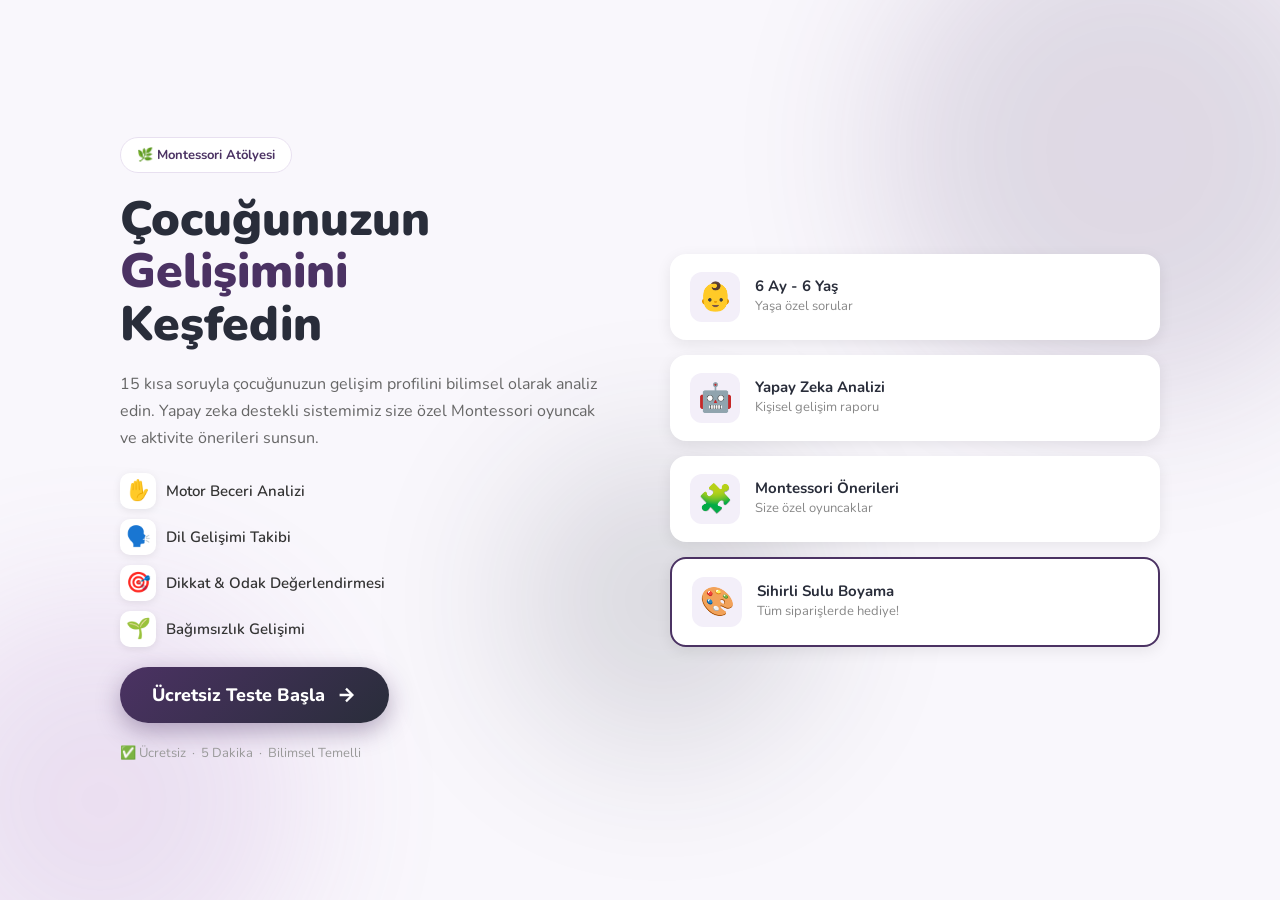
<file: index.html>
<!DOCTYPE html>
<html lang="tr">
<head>
  <meta charset="UTF-8">
  <meta name="viewport" content="width=device-width, initial-scale=1.0">
  <title>Çocuk Gelişim Takip Sistemi | Montessori Atölyesi</title>
  <link rel="stylesheet" href="style.css">
  <link href="https://fonts.googleapis.com/css2?family=Nunito:wght@400;600;700;800;900&display=swap" rel="stylesheet">
</head>
<body class="anasayfa-body">

  <!-- ARKA PLAN BLOB'LARI -->
  <div class="blob blob1"></div>
  <div class="blob blob2"></div>
  <div class="blob blob3"></div>

  <div class="anasayfa-wrapper">

    <!-- SOL TARAF -->
    <div class="hero-sol">
      <div class="logo-badge">🌿 Montessori Atölyesi</div>
      <h1>Çocuğunuzun<br><span class="vurgu">Gelişimini</span><br>Keşfedin</h1>
      <p class="hero-aciklama">15 kısa soruyla çocuğunuzun gelişim profilini bilimsel olarak analiz edin. Yapay zeka destekli sistemimiz size özel Montessori oyuncak ve aktivite önerileri sunsun.</p>

      <div class="ozellik-listesi">
        <div class="ozellik">
          <span class="ozellik-icon">✋</span>
          <span>Motor Beceri Analizi</span>
        </div>
        <div class="ozellik">
          <span class="ozellik-icon">🗣️</span>
          <span>Dil Gelişimi Takibi</span>
        </div>
        <div class="ozellik">
          <span class="ozellik-icon">🎯</span>
          <span>Dikkat & Odak Değerlendirmesi</span>
        </div>
        <div class="ozellik">
          <span class="ozellik-icon">🌱</span>
          <span>Bağımsızlık Gelişimi</span>
        </div>
      </div>

      <a href="anket.html" class="btn-baslat">
        <span>Ücretsiz Teste Başla</span>
        <svg width="22" height="22" viewBox="0 0 24 24" fill="none" stroke="currentColor" stroke-width="2.5"><path d="M5 12h14M12 5l7 7-7 7"/></svg>
      </a>

      <p class="alt-bilgi">✅ Ücretsiz &nbsp;·&nbsp; 5 Dakika &nbsp;·&nbsp; Bilimsel Temelli</p>
    </div>

    <!-- SAĞ TARAF -->
    <div class="hero-sag">
      <div class="kart-yigi">

        <div class="bilgi-karti karti1">
          <div class="karti-ikon">👶</div>
          <div>
            <strong>6 Ay - 6 Yaş</strong>
            <p>Yaşa özel sorular</p>
          </div>
        </div>

        <div class="bilgi-karti karti2">
          <div class="karti-ikon">🤖</div>
          <div>
            <strong>Yapay Zeka Analizi</strong>
            <p>Kişisel gelişim raporu</p>
          </div>
        </div>

        <div class="bilgi-karti karti3">
          <div class="karti-ikon">🧩</div>
          <div>
            <strong>Montessori Önerileri</strong>
            <p>Size özel oyuncaklar</p>
          </div>
        </div>

        <div class="bilgi-karti karti4">
          <div class="karti-ikon">🎨</div>
          <div>
            <strong>Sihirli Sulu Boyama</strong>
            <p>Tüm siparişlerde hediye!</p>
          </div>
        </div>

      </div>
    </div>

  </div>

</body>
</html>
</file>
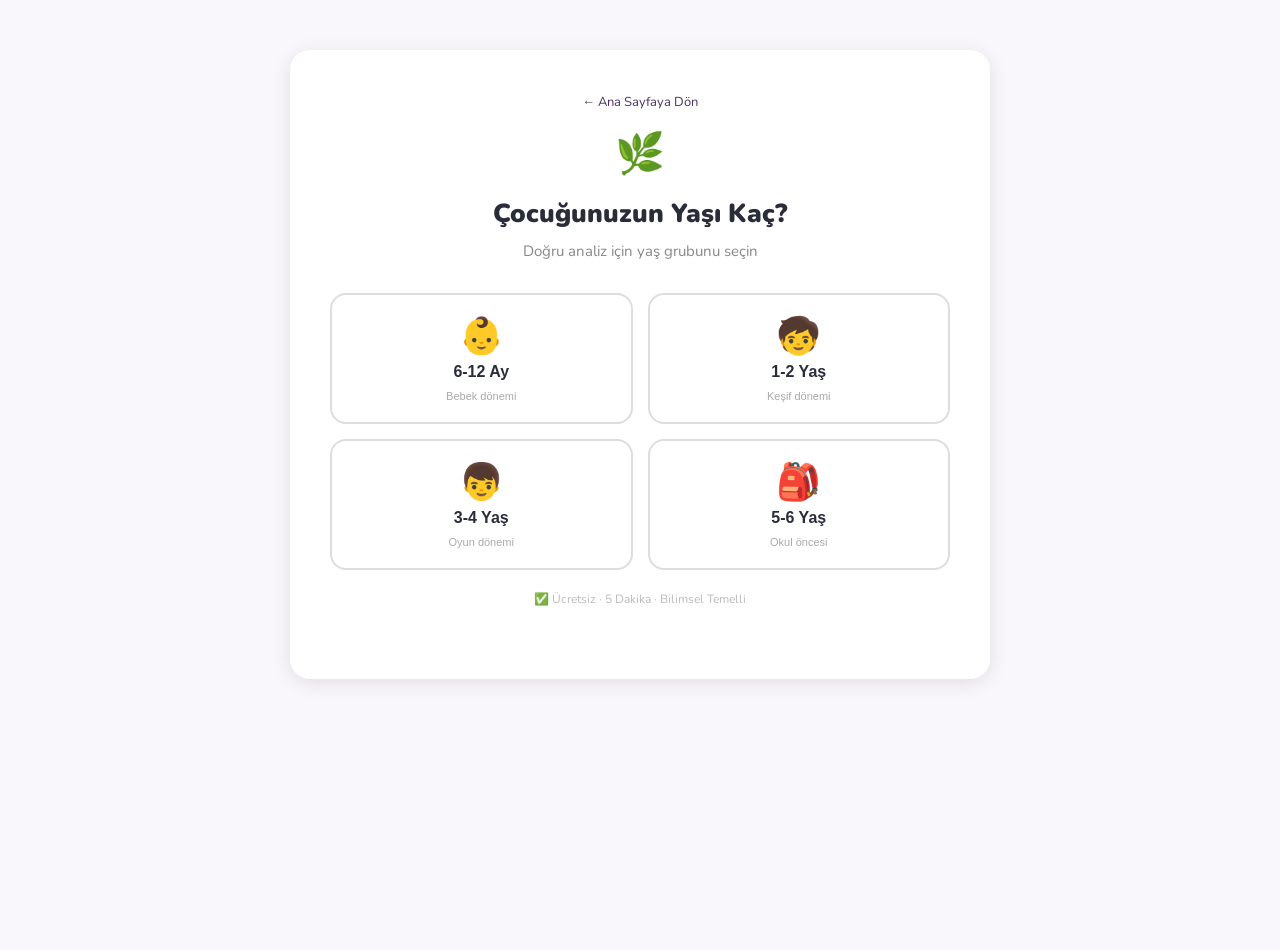
<file: anket.html>
<!DOCTYPE html>
<html lang="tr">
<head>
  <meta charset="UTF-8">
  <meta name="viewport" content="width=device-width, initial-scale=1.0">
  <title>Gelişim Anketi | Montessori Atölyesi</title>
  <link rel="stylesheet" href="style.css">
  <link href="https://fonts.googleapis.com/css2?family=Nunito:wght@400;600;700;800;900&display=swap" rel="stylesheet">
</head>
<body style="font-family:'Nunito',Arial,sans-serif; background:#f9f7fc; min-height:100vh;">

  <!-- YAŞ SEÇİM EKRANI -->
  <div class="anket-container" id="yas-secim">

    <div style="text-align:center; margin-bottom:30px;">
      <a href="index.html" style="color:#4B3263; font-size:13px; text-decoration:none;">← Ana Sayfaya Dön</a>
      <div style="font-size:40px; margin:15px 0;">🌿</div>
      <h1 style="color:#292D3A; font-size:26px; font-weight:900; margin-bottom:8px;">Çocuğunuzun Yaşı Kaç?</h1>
      <p style="color:#888; font-size:15px;">Doğru analiz için yaş grubunu seçin</p>
    </div>

    <div class="yas-grid">
      <button class="yas-btn" onclick="yasSec('6-12ay')">
        <span class="yas-emoji">👶</span>
        <span class="yas-label">6-12 Ay</span>
        <span class="yas-alt">Bebek dönemi</span>
      </button>
      <button class="yas-btn" onclick="yasSec('1-2yas')">
        <span class="yas-emoji">🧒</span>
        <span class="yas-label">1-2 Yaş</span>
        <span class="yas-alt">Keşif dönemi</span>
      </button>
      <button class="yas-btn" onclick="yasSec('3-4yas')">
        <span class="yas-emoji">👦</span>
        <span class="yas-label">3-4 Yaş</span>
        <span class="yas-alt">Oyun dönemi</span>
      </button>
      <button class="yas-btn" onclick="yasSec('5-6yas')">
        <span class="yas-emoji">🎒</span>
        <span class="yas-label">5-6 Yaş</span>
        <span class="yas-alt">Okul öncesi</span>
      </button>
    </div>

    <p style="text-align:center; color:#bbb; font-size:12px; margin-top:20px;">✅ Ücretsiz · 5 Dakika · Bilimsel Temelli</p>
  </div>

  <!-- ANKET EKRANI -->
  <div class="anket-container" id="anket-bolumu" style="display:none">

    <div class="anket-header">
      <div style="display:flex; justify-content:space-between; align-items:center; margin-bottom:15px;">
        <button onclick="document.getElementById('anket-bolumu').style.display='none'; document.getElementById('yas-secim').style.display='block';" style="background:none; border:none; color:#4B3263; font-size:13px; cursor:pointer;">← Geri</button>
        <span id="soru-sayac" style="color:#888; font-size:13px;">Soru 1 / 15</span>
      </div>
      <div class="ilerleme-bar">
        <div class="ilerleme-dolu" id="ilerleme"></div>
      </div>
      <h2 style="text-align:center; color:#292D3A; font-size:16px; margin-top:10px; font-weight:700;">Çocuk Gelişim Anketi</h2>
    </div>

    <div class="soru-kutusu" id="soru-kutusu"></div>

    <div class="butonlar">
      <button class="btn-geri" id="btn-geri" onclick="oncekiSoru()">← Geri</button>
      <button class="btn-ileri" id="btn-ileri" onclick="sonrakiSoru()">İleri →</button>
    </div>

  </div>

  <script src="anket.js"></script>
</body>
</html>
</file>
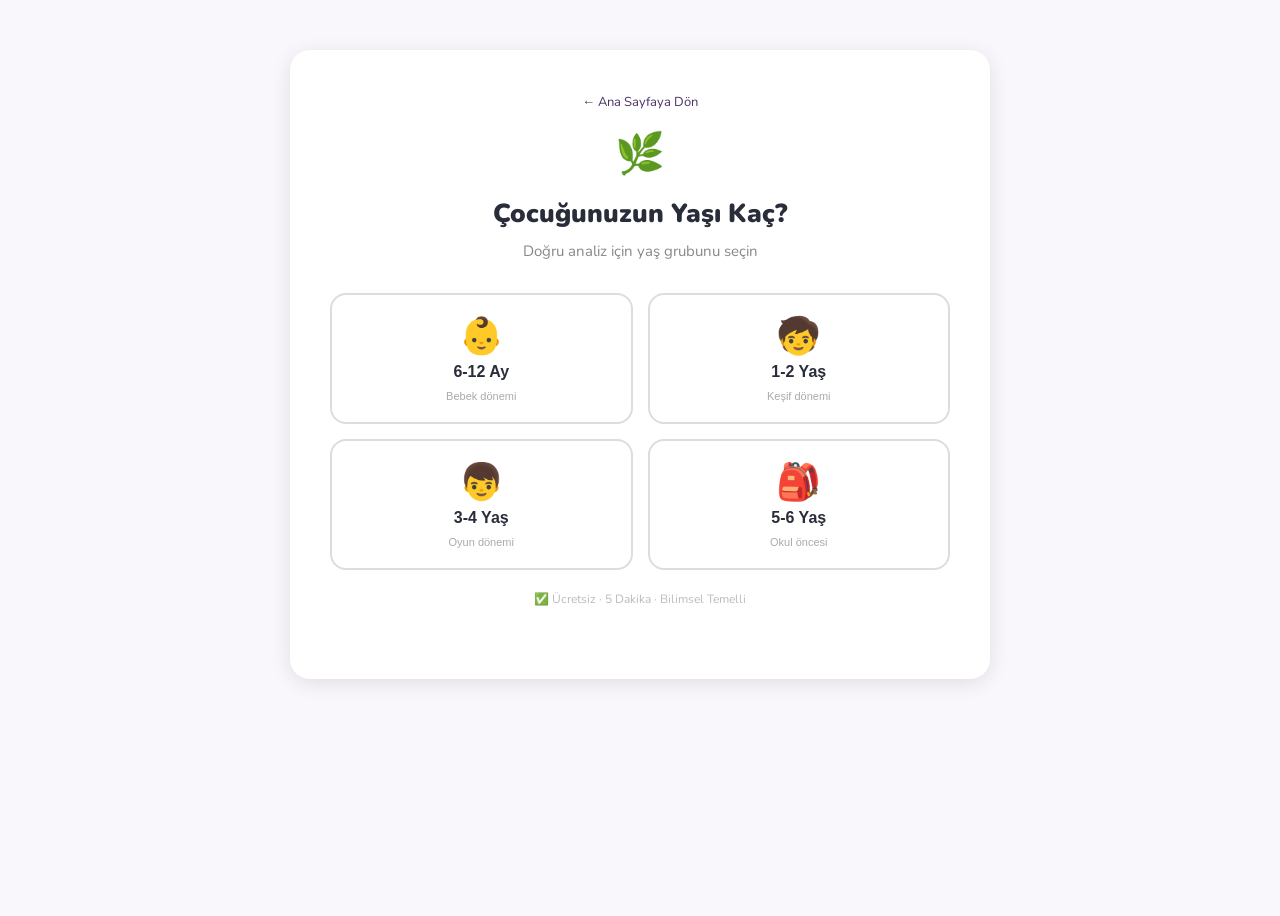
<file: sonuc.html>
<!DOCTYPE html>
<html lang="tr">
<head>
  <meta charset="UTF-8">
  <meta name="viewport" content="width=device-width, initial-scale=1.0">
  <title>Gelişim Raporu | Montessori Atölyesi</title>
  <link rel="stylesheet" href="style.css">
  <link href="https://fonts.googleapis.com/css2?family=Nunito:wght@400;600;700;800;900&display=swap" rel="stylesheet">
  <style>
    @keyframes yz-bounce {
      0%, 100% { transform: translateY(0) scale(1); }
      50% { transform: translateY(-12px) scale(1.15); }
    }
    @keyframes yz-wiggle {
      0%, 100% { transform: rotate(-8deg); }
      50% { transform: rotate(8deg); }
    }
    @keyframes yz-pulse {
      0%, 100% { opacity: 1; }
      50% { opacity: 0.5; }
    }
    @keyframes yz-progress {
      0% { width: 10%; }
      50% { width: 85%; }
      100% { width: 10%; }
    }
    .yz-yukleniyor {
      background: #fef9ff;
      border: 2px dashed #c8a8e8;
      border-radius: 20px;
      padding: 30px 20px;
      text-align: center;
      margin: 25px 0;
    }
    .yz-emoji {
      font-size: 32px;
      display: inline-block;
      animation: yz-bounce 0.8s ease-in-out infinite;
    }
    .yz-wiggle {
      font-size: 20px;
      display: inline-block;
      animation: yz-wiggle 1s ease-in-out infinite;
    }
    .yz-baslik {
      font-size: 22px;
      font-weight: 800;
      color: #4B3263;
      margin: 0 0 8px;
      animation: yz-pulse 1.5s ease-in-out infinite;
    }
    .yz-alt {
      font-size: 14px;
      color: #7a5fa0;
      margin: 0 0 16px;
    }
    .yz-progress-bar {
      background: #e8d8f5;
      border-radius: 50px;
      height: 12px;
      overflow: hidden;
      max-width: 280px;
      margin: 0 auto 16px;
    }
    .yz-progress-fill {
      height: 100%;
      background: linear-gradient(90deg, #4B3263, #9b59b6);
      border-radius: 50px;
      animation: yz-progress 2s ease-in-out infinite;
    }
  </style>
</head>
<body style="font-family:'Nunito',Arial,sans-serif; background:#f9f7fc; min-height:100vh;">

  <div class="sonuc-container">

    <!-- BAŞLIK -->
    <div class="sonuc-header">
      <div style="font-size:40px; margin-bottom:10px;">📊</div>
      <h1 style="color:#292D3A; font-size:26px; font-weight:900; margin-bottom:8px;">Gelişim Raporu</h1>
      <p style="color:#888; font-size:15px; margin:0;">Çocuğunuzun kişiselleştirilmiş analizi hazır!</p>
    </div>

    <!-- 1. GELİŞİM PROFİLİ GRAFİĞİ -->
    <div class="profil-grafik" id="profil-grafik"></div>

    <!-- 2. YZ ANALİZ KUTUSU -->
    <div id="yz-analiz">
      <div class="yz-yukleniyor">
        <div style="display:flex; justify-content:center; gap:16px; margin-bottom:16px;">
          <span class="yz-emoji" style="animation-delay:0s;">🧩</span>
          <span class="yz-emoji" style="animation-delay:0.2s;">🔍</span>
          <span class="yz-emoji" style="animation-delay:0.4s;">⭐</span>
        </div>
        <p class="yz-baslik">Rapor hazırlanıyor...</p>
        <p class="yz-alt">Çocuğunuz için özel analiz yapılıyor</p>
        <div class="yz-progress-bar">
          <div class="yz-progress-fill"></div>
        </div>
        <div style="display:flex; justify-content:center; gap:10px;">
          <span class="yz-wiggle" style="animation-delay:0s;">🌟</span>
          <span class="yz-wiggle" style="animation-delay:0.2s;">🎨</span>
          <span class="yz-wiggle" style="animation-delay:0.4s;">🧸</span>
          <span class="yz-wiggle" style="animation-delay:0.6s;">🌈</span>
          <span class="yz-wiggle" style="animation-delay:0.8s;">🎯</span>
        </div>
      </div>
    </div>

    <!-- 3. ÖNERİLER -->
    <div class="oneri-kutusu" id="oneri-kutusu"></div>

    <!-- BUTON -->
    <div style="text-align:center; margin-top:30px; padding-bottom:40px;">
      <a href="anket.html" class="btn">🔄 Anketi Tekrarla</a>
    </div>

  </div>

  <script src="algoritma.js"></script>
  <script src="sonuc.js"></script>
</body>
</html>
</file>
<file: style.css>
* {
    margin: 0;
    padding: 0;
    box-sizing: border-box;
  }
  
  body {
    font-family: Arial, sans-serif;
    background-color: #FFFFFF;
    color: #121212;
  }
  
  .anasayfa {
    max-width: 700px;
    margin: 100px auto;
    text-align: center;
    padding: 40px;
    background: white;
    border-radius: 20px;
    box-shadow: 0 4px 20px rgba(0,0,0,0.1);
  }
  
  h1 {
    font-size: 32px;
    color: #292D3A;
    margin-bottom: 20px;
  }
  
  p {
    font-size: 16px;
    color: #121212;
    margin-bottom: 30px;
    line-height: 1.6;
  }
  
  .btn {
    display: inline-block;
    background-color: #4B3263;
    color: #FDFBF7;
    padding: 14px 40px;
    border-radius: 50px;
    text-decoration: none;
    font-size: 18px;
    font-weight: bold;
  }
  
  .btn:hover {
    background-color: #292D3A;
  }
  /* ANKET SAYFA STİLLERİ */
.anket-container {
    max-width: 700px;
    margin: 50px auto;
    padding: 40px;
    background: white;
    border-radius: 20px;
    box-shadow: 0 4px 20px rgba(0,0,0,0.1);
  }
  
  .anket-header {
    text-align: center;
    margin-bottom: 40px;
  }
  
  .anket-header h1 {
    font-size: 26px;
    color: #292D3A;
    margin-bottom: 10px;
  }
  
  .anket-header p {
    color: #666;
    margin-bottom: 15px;
  }
  
  .ilerleme-bar {
    width: 100%;
    height: 10px;
    background: #eee;
    border-radius: 10px;
    margin: 15px 0 8px;
  }
  
  .ilerleme-dolu {
    height: 10px;
    background: #4B3263;
    border-radius: 10px;
    transition: width 0.4s ease;
  }
  
  #soru-sayac {
    font-size: 13px;
    color: #999;
  }
  
  .soru-metni {
    font-size: 20px;
    color: #292D3A;
    margin-bottom: 25px;
    line-height: 1.5;
  }
  
  .secenekler {
    display: flex;
    flex-direction: column;
    gap: 12px;
  }
  
  .secenek {
    padding: 14px 20px;
    border: 2px solid #ddd;
    border-radius: 12px;
    background: white;
    font-size: 15px;
    cursor: pointer;
    text-align: left;
    transition: all 0.2s;
    color: #121212;
  }
  
  .secenek:hover {
    border-color: #4B3263;
    background: #f9f7fc;
  }
  
  .secenek.secili {
    border-color: #4B3263;
    background: #4B3263;
    color: white;
  }
  
  .butonlar {
    display: flex;
    justify-content: space-between;
    margin-top: 35px;
  }
  
  .btn-geri {
    padding: 12px 30px;
    border: 2px solid #4B3263;
    border-radius: 50px;
    background: white;
    color: #4B3263;
    font-size: 15px;
    cursor: pointer;
  }
  
  .btn-geri:hover {
    background: #f0ebf8;
  }
  
  .btn-ileri {
    padding: 12px 30px;
    border: none;
    border-radius: 50px;
    background: #4B3263;
    color: white;
    font-size: 15px;
    cursor: pointer;
    margin-left: auto;
  }
  
  .btn-ileri:hover {
    background: #292D3A;
  }
  /* SONUÇ SAYFA STİLLERİ */
.sonuc-container {
    max-width: 700px;
    margin: 50px auto;
    padding: 40px;
    background: white;
    border-radius: 20px;
    box-shadow: 0 4px 20px rgba(0,0,0,0.1);
  }
  
  .sonuc-header {
    text-align: center;
    margin-bottom: 30px;
  }
  
  .sonuc-header h1 {
    font-size: 28px;
    color: #292D3A;
    margin-bottom: 10px;
  }
  
  .profil-grafik {
    background: #f9f7fc;
    border-radius: 15px;
    padding: 25px;
    margin-bottom: 30px;
  }
  
  .profil-grafik h2 {
    font-size: 18px;
    color: #292D3A;
    margin-bottom: 20px;
  }
  
  .grafik {
    display: flex;
    flex-direction: column;
    gap: 15px;
  }
  
  .grafik-satir {
    display: flex;
    align-items: center;
    gap: 10px;
  }
  
  .grafik-etiket {
    width: 140px;
    font-size: 14px;
    color: #333;
    flex-shrink: 0;
  }
  
  .grafik-bar-bg {
    flex: 1;
    height: 18px;
    background: #eee;
    border-radius: 10px;
    overflow: hidden;
  }
  
  .grafik-bar {
    height: 100%;
    border-radius: 10px;
    transition: width 1s ease;
  }
  
  .grafik-puan {
    width: 40px;
    font-size: 13px;
    color: #666;
    text-align: right;
  }
  
  .oneri-kutusu h3 {
    font-size: 17px;
    color: #292D3A;
    margin: 25px 0 15px;
  }
  
  .oneri-baslik {
    padding: 15px 20px;
    background: #f9f7fc;
    border-radius: 10px;
    margin-bottom: 20px;
  }
  
  .oneri-baslik h2 {
    font-size: 20px;
    color: #292D3A;
    margin-bottom: 8px;
  }
  
  .oneri-baslik p {
    color: #666;
    font-size: 14px;
    margin: 0;
  }
  
  .oyuncak-grid {
    display: grid;
    grid-template-columns: 1fr 1fr;
    gap: 15px;
  }
  
  .oyuncak-kart {
    background: #f9f7fc;
    border-radius: 12px;
    padding: 15px;
    border: 1px solid #e8e0f0;
  }
  
  .oyuncak-kart strong {
    display: block;
    color: #4B3263;
    margin-bottom: 6px;
    font-size: 14px;
  }
  
  .oyuncak-kart p {
    color: #666;
    font-size: 13px;
    margin: 0;
  }
  
  .aktivite-liste {
    list-style: none;
    display: flex;
    flex-direction: column;
    gap: 10px;
  }
  
  .aktivite-liste li {
    padding: 12px 15px;
    background: #f9f7fc;
    border-radius: 10px;
    color: #333;
    font-size: 14px;
  }
  
  .aktivite-liste li::before {
    content: "✓ ";
    color: #4B3263;
    font-weight: bold;
  }

  /* YAŞ SEÇİM */
.yas-grid {
    display: grid;
    grid-template-columns: 1fr 1fr;
    gap: 15px;
    margin-top: 25px;
  }
  
  .yas-btn {
    display: flex;
    flex-direction: column;
    align-items: center;
    padding: 25px 15px;
    border: 2px solid #ddd;
    border-radius: 15px;
    background: white;
    cursor: pointer;
    transition: all 0.2s;
    gap: 10px;
  }
  
  .yas-btn:hover {
    border-color: #4B3263;
    background: #f9f7fc;
    transform: translateY(-2px);
  }
  
  .yas-emoji {
    font-size: 36px;
  }
  
  .yas-label {
    font-size: 16px;
    font-weight: 700;
    color: #292D3A;
  }

  /* MOBİL UYUMLU */
@media (max-width: 600px) {

    .anket-container {
      margin: 15px;
      padding: 20px;
      border-radius: 15px;
    }
  
    .anasayfa {
      margin: 15px;
      padding: 20px;
    }
  
    h1 {
      font-size: 22px;
    }
  
    .yas-grid {
      grid-template-columns: 1fr 1fr;
      gap: 10px;
    }
  
    .yas-btn {
      padding: 18px 10px;
    }
  
    .yas-emoji {
      font-size: 28px;
    }
  
    .yas-label {
      font-size: 14px;
    }
  
    .soru-metni {
      font-size: 17px;
    }
  
    .secenek {
      padding: 12px 15px;
      font-size: 14px;
    }
  
    .butonlar {
      flex-direction: row;
      gap: 10px;
    }
  
    .btn-geri, .btn-ileri {
      padding: 12px 20px;
      font-size: 14px;
      width: 100%;
      text-align: center;
    }
  
    .oyuncak-grid {
      grid-template-columns: 1fr;
    }
  
    .sonuc-container {
      margin: 15px;
      padding: 20px;
    }
  
    .grafik-etiket {
      width: 100px;
      font-size: 12px;
    }
  
    .grafik-puan {
      font-size: 12px;
    }
  }

  /* SONUÇ SAYFASI - ÜRÜN KARTLARI */
.urun-kart {
    display: flex;
    justify-content: space-between;
    align-items: center;
    background: #f9f7fc;
    border-radius: 12px;
    padding: 15px;
    border: 1px solid #e8e0f0;
    margin-bottom: 12px;
    gap: 15px;
  }
  
  .ana-urun {
    border: 2px solid #4B3263;
    background: #f3eff9;
  }
  
  .urun-grid {
    display: flex;
    flex-direction: column;
    gap: 12px;
  }
  
  .urun-bilgi {
    display: flex;
    flex-direction: column;
    gap: 5px;
    flex: 1;
  }
  
  .urun-etiket {
    font-size: 11px;
    color: #4B3263;
    font-weight: 700;
    text-transform: uppercase;
  }
  
  .urun-bilgi strong {
    font-size: 15px;
    color: #292D3A;
  }
  
  .urun-bilgi p {
    font-size: 13px;
    color: #666;
    margin: 0;
  }
  
  .urun-btn {
    display: inline-block;
    background: #4B3263;
    color: white;
    padding: 10px 18px;
    border-radius: 50px;
    text-decoration: none;
    font-size: 13px;
    font-weight: 700;
    white-space: nowrap;
    flex-shrink: 0;
  }
  
  .urun-btn:hover {
    background: #292D3A;
  }
  
  .hediye-banner {
    margin-top: 25px;
    background: linear-gradient(135deg, #4B3263, #292D3A);
    color: white;
    padding: 18px 20px;
    border-radius: 12px;
    font-size: 14px;
    display: flex;
    flex-direction: column;
    gap: 5px;
  }
  
  .hediye-banner span {
    font-size: 12px;
    opacity: 0.85;
  }
  
  /* MOBİL - ÜRÜN KARTLARI */
  @media (max-width: 600px) {
    .urun-kart {
      flex-direction: column;
      align-items: flex-start;
    }
  
    .urun-btn {
      width: 100%;
      text-align: center;
    }
  
    .grafik-puan {
      font-size: 11px;
      width: 90px;
      text-align: right;
    }
  }
/* ANA SAYFA YENİ TASARIM */
.anasayfa-body {
  min-height: 100vh;
  background: #f9f7fc;
  position: relative;
  overflow: hidden;
  font-family: 'Nunito', Arial, sans-serif;
}

.blob {
  position: fixed;
  border-radius: 50%;
  filter: blur(80px);
  opacity: 0.15;
  z-index: 0;
}

.blob1 {
  width: 500px;
  height: 500px;
  background: #4B3263;
  top: -100px;
  right: -100px;
}

.blob2 {
  width: 400px;
  height: 400px;
  background: #9b59b6;
  bottom: -100px;
  left: -100px;
}

.blob3 {
  width: 300px;
  height: 300px;
  background: #292D3A;
  top: 50%;
  left: 40%;
}

.anasayfa-wrapper {
  position: relative;
  z-index: 1;
  max-width: 1100px;
  margin: 0 auto;
  padding: 60px 30px;
  display: grid;
  grid-template-columns: 1fr 1fr;
  gap: 60px;
  align-items: center;
  min-height: 100vh;
}

.hero-sol {
  display: flex;
  flex-direction: column;
  gap: 20px;
}

.logo-badge {
  display: inline-block;
  background: white;
  color: #4B3263;
  padding: 8px 16px;
  border-radius: 50px;
  font-size: 13px;
  font-weight: 700;
  border: 1px solid #e8e0f0;
  width: fit-content;
}

.hero-sol h1 {
  font-size: 48px;
  font-weight: 900;
  color: #292D3A;
  line-height: 1.1;
  margin: 0;
}

.vurgu {
  color: #4B3263;
  position: relative;
}

.hero-aciklama {
  font-size: 16px;
  color: #666;
  line-height: 1.7;
  margin: 0;
}

.ozellik-listesi {
  display: flex;
  flex-direction: column;
  gap: 10px;
}

.ozellik {
  display: flex;
  align-items: center;
  gap: 10px;
  font-size: 15px;
  color: #333;
  font-weight: 600;
}

.ozellik-icon {
  font-size: 20px;
  width: 36px;
  height: 36px;
  background: white;
  border-radius: 10px;
  display: flex;
  align-items: center;
  justify-content: center;
  box-shadow: 0 2px 8px rgba(0,0,0,0.08);
}

.btn-baslat {
  display: inline-flex;
  align-items: center;
  gap: 10px;
  background: linear-gradient(135deg, #4B3263, #292D3A);
  color: white;
  padding: 16px 32px;
  border-radius: 50px;
  text-decoration: none;
  font-size: 18px;
  font-weight: 800;
  width: fit-content;
  box-shadow: 0 8px 25px rgba(75,50,99,0.4);
  transition: all 0.3s ease;
  animation: pulse 2s infinite;
}

.btn-baslat:hover {
  transform: translateY(-3px);
  box-shadow: 0 12px 30px rgba(75,50,99,0.5);
}

@keyframes pulse {
  0% { box-shadow: 0 8px 25px rgba(75,50,99,0.4); }
  50% { box-shadow: 0 8px 35px rgba(75,50,99,0.7); }
  100% { box-shadow: 0 8px 25px rgba(75,50,99,0.4); }
}

.alt-bilgi {
  font-size: 13px;
  color: #999;
  margin: 0;
}

/* SAĞ TARAF KARTLAR */
.hero-sag {
  display: flex;
  align-items: center;
  justify-content: center;
}

.kart-yigi {
  display: flex;
  flex-direction: column;
  gap: 15px;
  width: 100%;
}

.bilgi-karti {
  background: white;
  border-radius: 16px;
  padding: 18px 20px;
  display: flex;
  align-items: center;
  gap: 15px;
  box-shadow: 0 4px 15px rgba(0,0,0,0.08);
  transition: transform 0.3s ease;
  animation: karti-giris 0.5s ease both;
}

.bilgi-karti:hover {
  transform: translateX(8px);
}

.karti1 { animation-delay: 0.1s; }
.karti2 { animation-delay: 0.2s; }
.karti3 { animation-delay: 0.3s; }
.karti4 { animation-delay: 0.4s; border: 2px solid #4B3263; }

@keyframes karti-giris {
  from { opacity: 0; transform: translateX(30px); }
  to { opacity: 1; transform: translateX(0); }
}

.karti-ikon {
  font-size: 28px;
  width: 50px;
  height: 50px;
  background: #f3eff9;
  border-radius: 12px;
  display: flex;
  align-items: center;
  justify-content: center;
  flex-shrink: 0;
}

.bilgi-karti strong {
  display: block;
  color: #292D3A;
  font-size: 15px;
  font-weight: 700;
}

.bilgi-karti p {
  color: #888;
  font-size: 13px;
  margin: 0;
}

/* MOBİL */
@media (max-width: 768px) {
  .anasayfa-wrapper {
    grid-template-columns: 1fr;
    padding: 40px 20px;
    gap: 40px;
    min-height: auto;
  }

  .hero-sol h1 {
    font-size: 34px;
  }

  .btn-baslat {
    font-size: 16px;
    padding: 14px 24px;
  }
}
/* YAŞ BUTONU ALT YAZI */
.yas-alt {
  font-size: 11px;
  color: #aaa;
  margin-top: 3px;
}

.yas-btn {
  display: flex;
  flex-direction: column;
  align-items: center;
  padding: 20px 15px;
  border: 2px solid #ddd;
  border-radius: 16px;
  background: white;
  cursor: pointer;
  transition: all 0.2s;
  gap: 6px;
}

.yas-btn:hover {
  border-color: #4B3263;
  background: #f9f7fc;
  transform: translateY(-3px);
  box-shadow: 0 8px 20px rgba(75,50,99,0.15);
}

/* YZ ANİMASYON */
@keyframes yz-bounce {
  0%, 100% { transform: translateY(0) scale(1); }
  50% { transform: translateY(-12px) scale(1.15); }
}

@keyframes yz-wiggle {
  0%, 100% { transform: rotate(-8deg); }
  50% { transform: rotate(8deg); }
}

@keyframes yz-pulse {
  0%, 100% { opacity: 1; }
  50% { opacity: 0.5; }
}

@keyframes yz-progress {
  0% { width: 10%; }
  50% { width: 80%; }
  100% { width: 10%; }
}

.yz-yukleniyor {
  background: linear-gradient(135deg, #fef9ff, #f0f8ff);
  border: 2px dashed #c8a8e8;
  border-radius: 20px;
  padding: 30px 20px;
  text-align: center;
  margin: 25px 0;
}

.yz-emoji {
  font-size: 32px;
  display: inline-block;
  animation: yz-bounce 0.8s ease-in-out infinite;
}

.yz-wiggle {
  font-size: 20px;
  display: inline-block;
  animation: yz-wiggle 1s ease-in-out infinite;
}

.yz-baslik {
  font-size: 22px;
  font-weight: 800;
  color: #4B3263;
  margin: 0 0 8px;
  animation: yz-pulse 1.5s ease-in-out infinite;
}

.yz-alt {
  font-size: 14px;
  color: #7a5fa0;
  margin: 0 0 16px;
  animation: yz-pulse 1.5s ease-in-out infinite;
  animation-delay: 0.3s;
}

.yz-progress-bar {
  background: #e8d8f5;
  border-radius: 50px;
  height: 12px;
  overflow: hidden;
  max-width: 280px;
  margin: 0 auto;
}

.yz-progress-fill {
  height: 100%;
  background: linear-gradient(90deg, #4B3263, #9b59b6);
  border-radius: 50px;
  animation: yz-progress 2s ease-in-out infinite;
}
</file>
